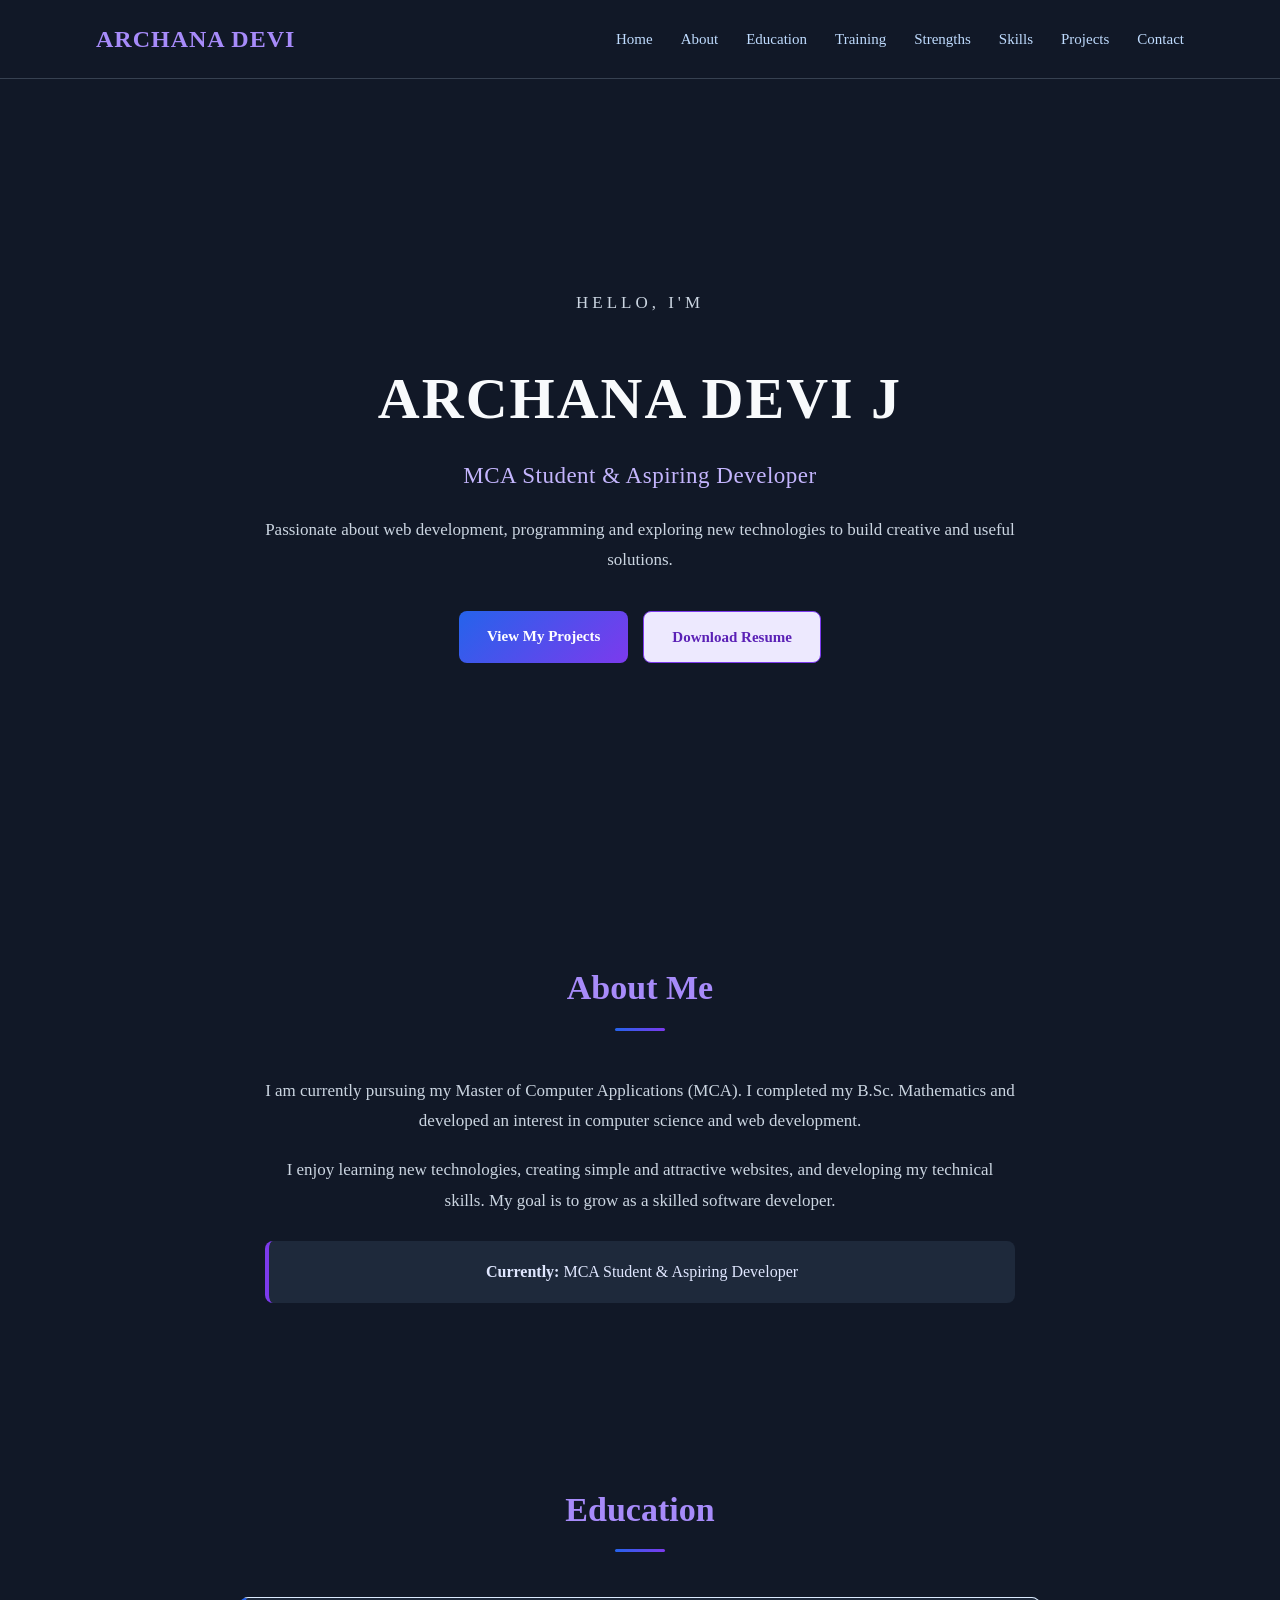
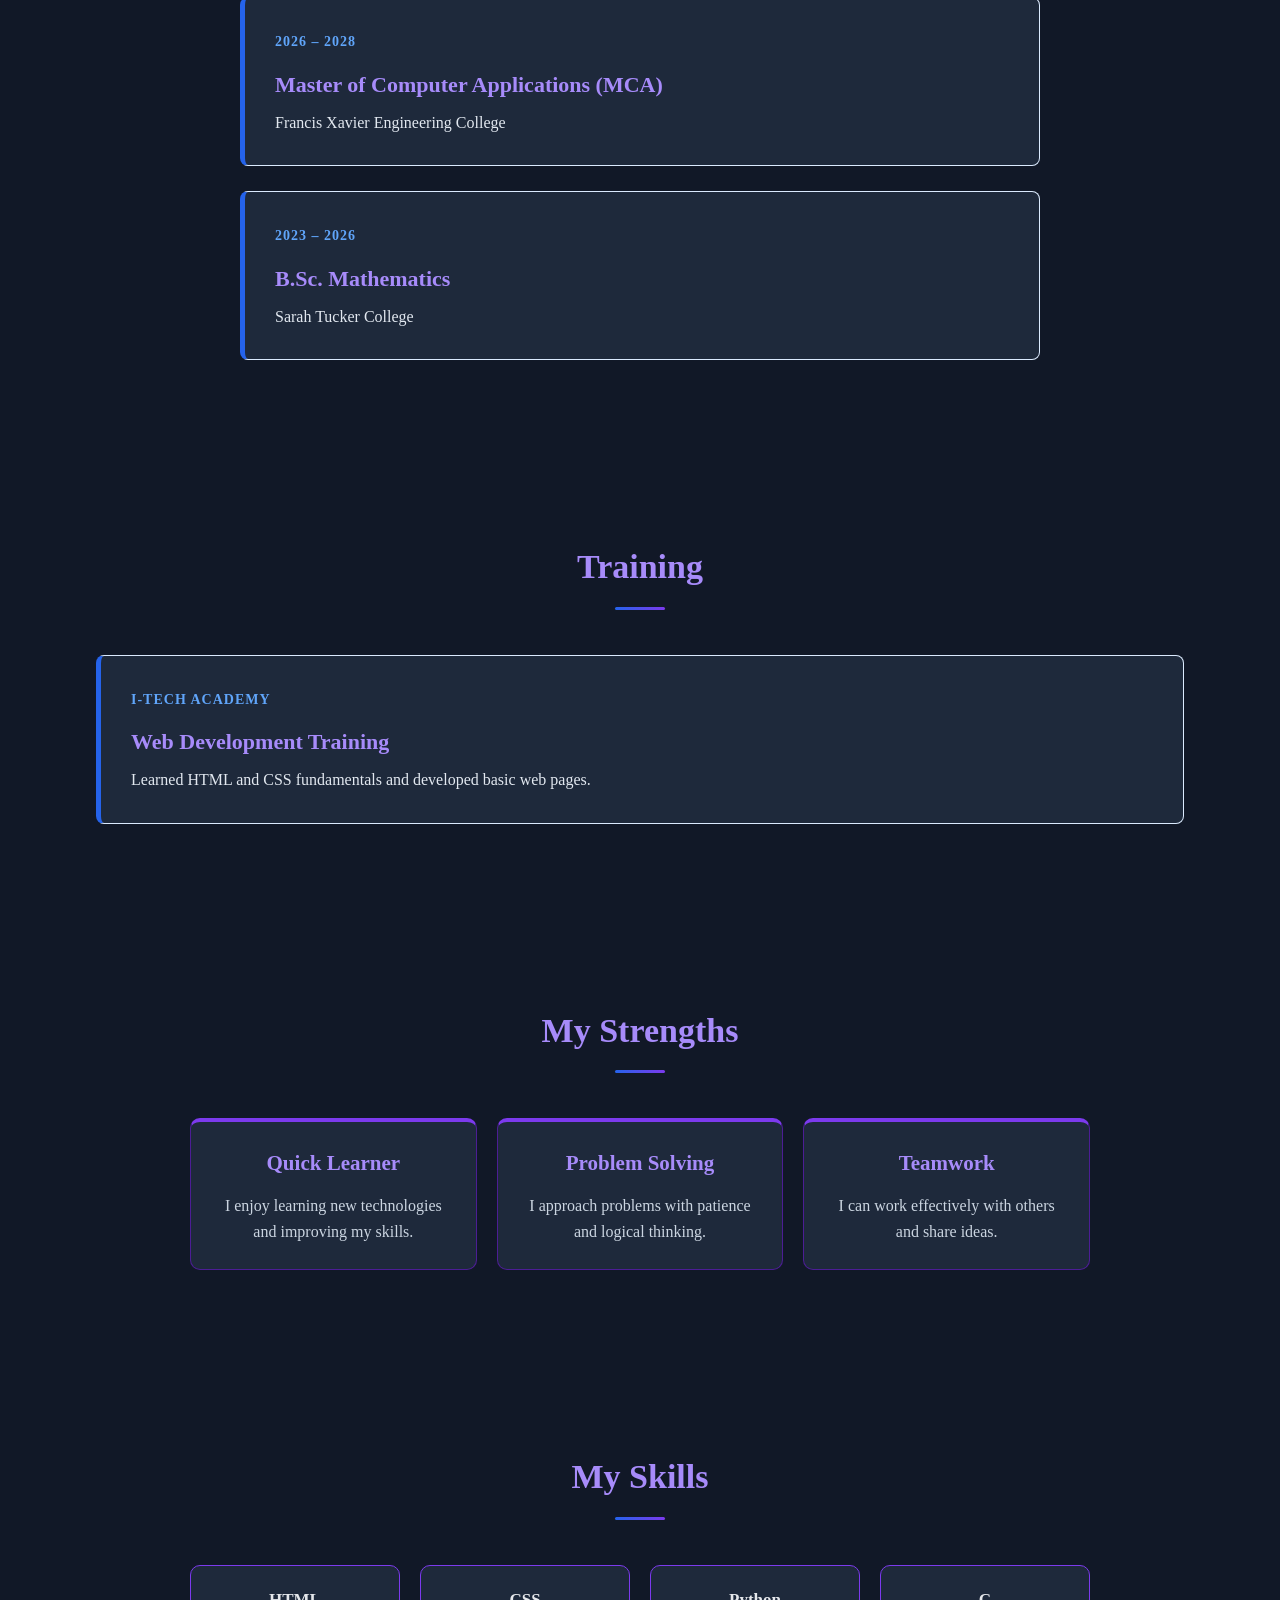
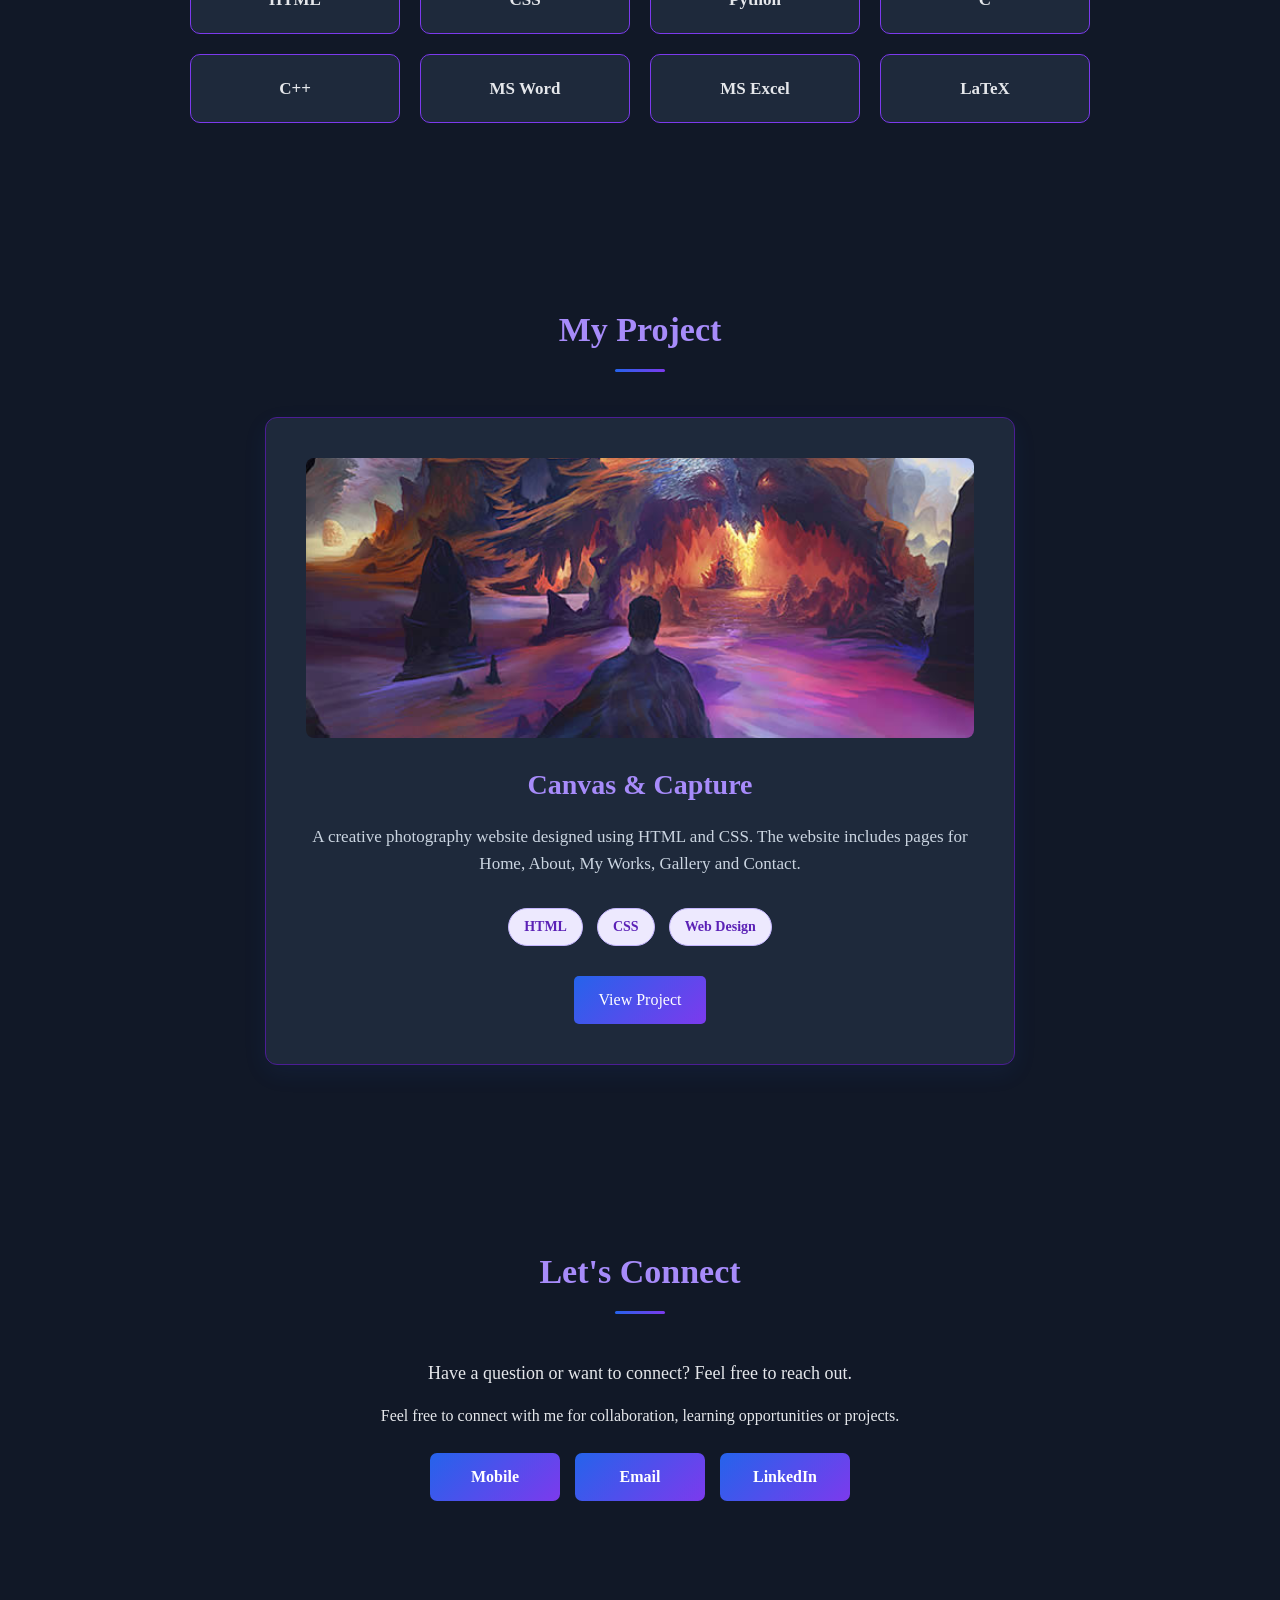
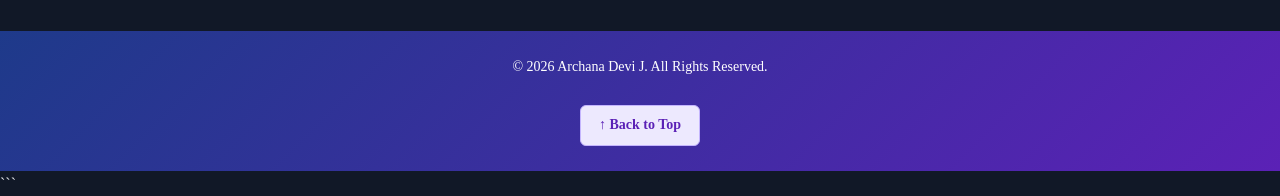
<file: index.html>
<!DOCTYPE html>
<html lang="en">

<head>
    <meta charset="UTF-8">
    <meta name="viewport" content="width=device-width, initial-scale=1.0">

    <title>ARCHANA DEVI J | Portfolio</title>

    <link rel="stylesheet" href="CSS/style.css">
</head>

<body>

    <!-- Navigation -->
<header>
    <nav class="navbar">
        <h2 class="logo">ARCHANA DEVI</h2>

        <ul class="nav-links">
            <li><a href="#home">Home</a></li>
            <li><a href="#about">About</a></li>
            <li><a href="#education">Education</a></li>
            <li><a href="#training">Training</a></li>
            <li><a href="#strengths">Strengths</a></li>
            <li><a href="#skills">Skills</a></li>
            <li><a href="#projects">Projects</a></li>
            <li><a href="#contact">Contact</a></li>
        </ul>
    </nav>
</header>


<!-- Home -->
<section id="home" class="hero">
    <div class="hero-content">

        <p class="small-text">HELLO, I'M</p>

        <h1>ARCHANA DEVI J</h1>

        <h2>MCA Student & Aspiring Developer</h2>

        <p>
    Passionate about web development, programming and
    exploring new technologies to build creative and useful solutions.
        </p>

        <div class="hero-buttons">
            <a href="#projects" class="btn">
                View My Projects
            </a>

            <a href="resume.pdf.pdf" class="btn resume-btn" download>
                Download Resume
            </a>
        </div>

    </div>
</section>

    


    <!-- About -->
    <section id="about" class="section">

        <h2 class="section-title">About Me</h2>

        <div class="about-content">

            <p>
                I am currently pursuing my Master of Computer Applications
                (MCA). I completed my B.Sc. Mathematics and developed an
                interest in computer science and web development.
            </p>

            <p>
                I enjoy learning new technologies, creating simple and
                attractive websites, and developing my technical skills.
                My goal is to grow as a skilled software developer.
            </p>
            <div class="about-highlight">
    <strong>Currently:</strong> MCA Student & Aspiring Developer
</div>

        </div>

    </section>
    <!-- Education -->

<section id="education" class="section education-section">

    <h2 class="section-title">Education</h2>

    <div class="education-container">

        <div class="education-card">
            <span>2026 – 2028</span>
            <h3>Master of Computer Applications (MCA)</h3>
            <p>Francis Xavier Engineering College</p>
        </div>

        <div class="education-card">
            <span>2023 – 2026</span>
            <h3>B.Sc. Mathematics</h3>
            <p>Sarah Tucker College</p>
        </div>

    </div>

</section>
<section id="training" class="section">
    <h2 class="section-title">Training</h2>

    <div class="education-card">
        <span>I-TECH ACADEMY</span>
        <h3>Web Development Training</h3>
        <p>Learned HTML and CSS fundamentals and developed basic web pages.</p>
    </div>
</section>
<!-- Strengths -->

<section id="strengths" class="section">

    <h2 class="section-title">My Strengths</h2>

    <div class="strengths-container">

        <div class="strength-card">
            <h3>Quick Learner</h3>
            <p>I enjoy learning new technologies and improving my skills.</p>
        </div>

        <div class="strength-card">
            <h3>Problem Solving</h3>
            <p>I approach problems with patience and logical thinking.</p>
        </div>

        <div class="strength-card">
            <h3>Teamwork</h3>
            <p>I can work effectively with others and share ideas.</p>
        </div>

    </div>

</section>
<!-- Skills -->
    <section id="skills" class="section">
    <h2 class="section-title">My Skills</h2>

    <div class="skills-box-container">
        <div class="skill-box">HTML</div>
        <div class="skill-box">CSS</div>
        <div class="skill-box">Python</div>
        <div class="skill-box">C</div>
        <div class="skill-box">C++</div>
        <div class="skill-box">MS Word</div>
        <div class="skill-box">MS Excel</div>
        <div class="skill-box">LaTeX</div>
    </div>
</section>
          
    <!-- Projects -->
    <section id="projects" class="section">

        <h2 class="section-title">My Project</h2>
       

        <div class="project-card">
 <img src="art1.jpg" alt="Canvas & Capture">
            <div class="project-content">

                <h3>Canvas & Capture</h3>

                <p>
                    A creative photography website designed using
                    HTML and CSS. The website includes pages for
                    Home, About, My Works, Gallery and Contact.
                </p>

                <div class="project-tags">
                    <span>HTML</span>
                    <span>CSS</span>
                    <span>Web Design</span>
                </div>
           <a href="WEBSITE/index.html" class="project-btn"> View Project</a>

            </div>

        </div>

    </section>


    <!-- Contact -->
    <section id="contact" class="section contact-section">

    <h2 class="section-title">Let's Connect</h2>
    <p class="contact-subtitle">
    Have a question or want to connect? Feel free to reach out.
</p>

    <p>
        Feel free to connect with me for collaboration,
        learning opportunities or projects.
    </p>

    <div class="contact-links">

        <a href="tel:+916382947998">
            Mobile
        </a>

        <a href="mailto:archanadevij21@gmail.com">
            Email
        </a>

        <a href="https://www.linkedin.com/in/archana-devi-8aa5222ab"
           target="_blank">
            LinkedIn
        </a>

    </div>

</section>

    <!-- Footer -->
    <footer>
    <p>© 2026 Archana Devi J. All Rights Reserved.</p>

    <a href="#home" class="top-btn">↑ Back to Top</a>
</footer>
</body>
</html>
```
</file>
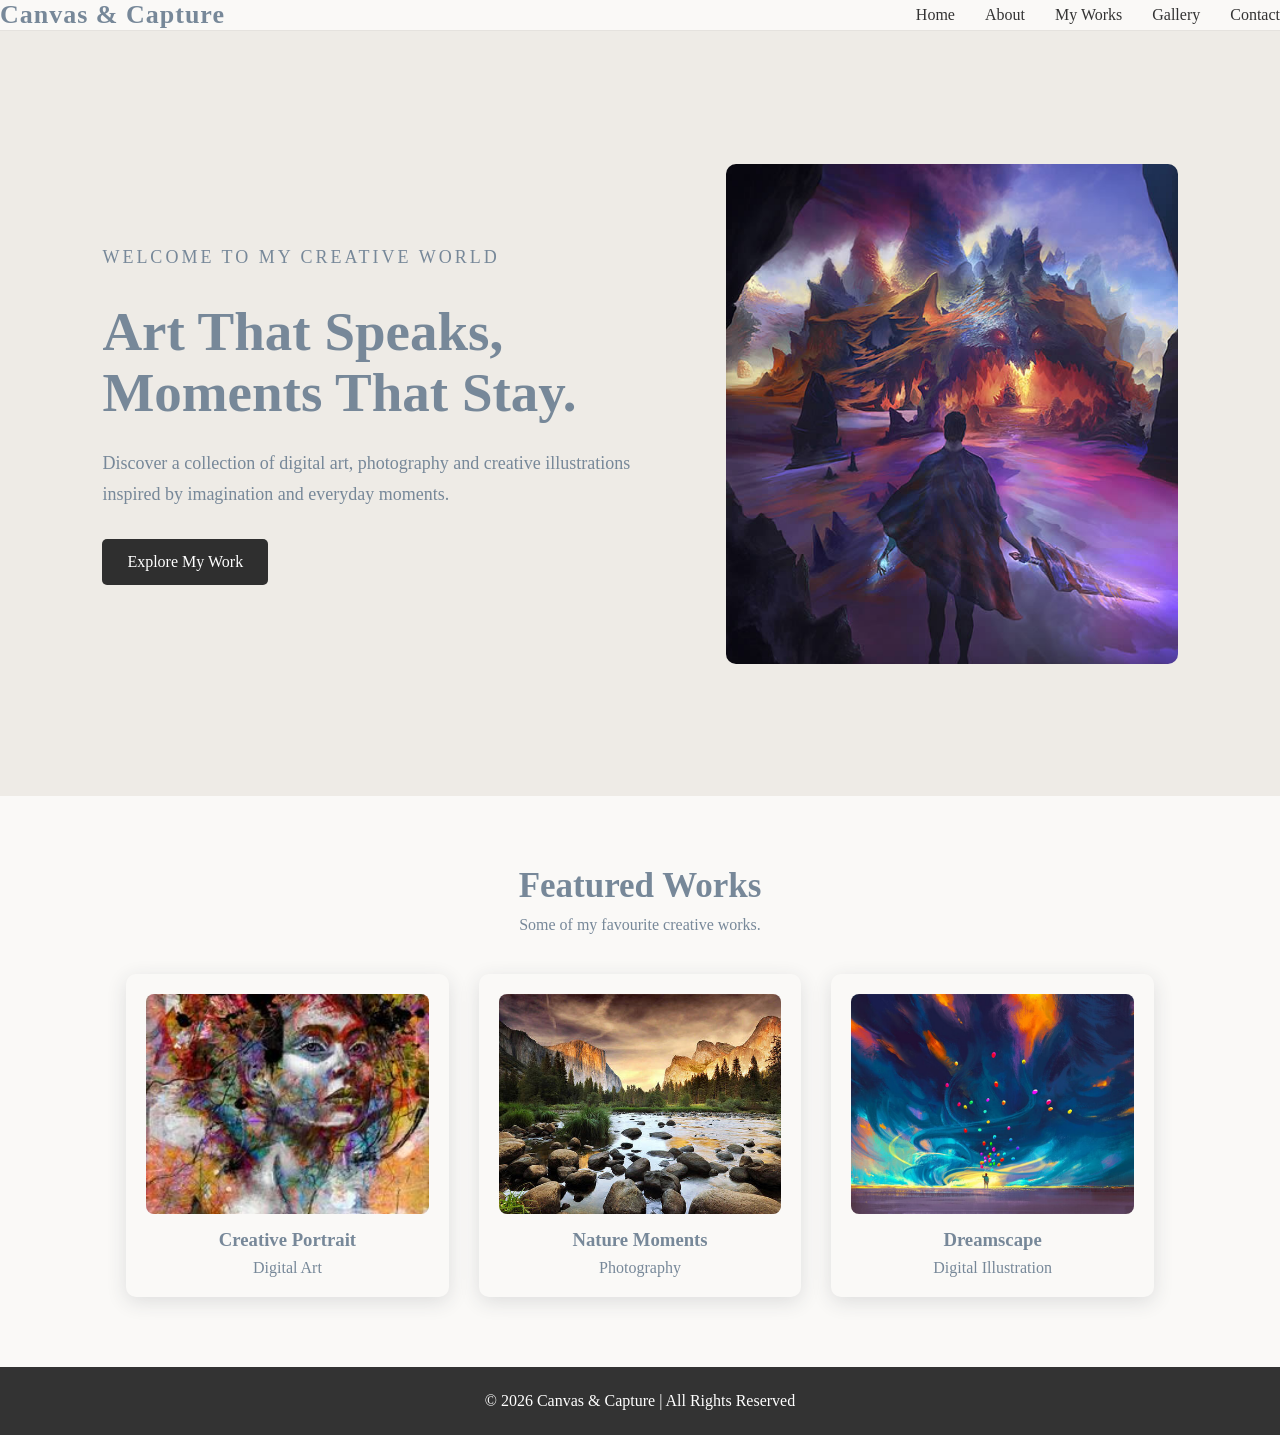
<file: WEBSITE/index.html>
<!DOCTYPE html>
<html lang="en">
<head>
    <meta charset="UTF-8">
    <meta name="viewport" content="width=device-width, initial-scale=1.0">
    <title>Canvas & Capture</title>
    <link rel="stylesheet" href="c&cstyle.css">
</head>

<body>

    <!-- Navigation Bar -->
    <header>
        <nav>
            <h2 class="logo">Canvas & Capture</h2>

            <ul>
                <li><a href="index.html">Home</a></li>
                <li><a href="about.html">About</a></li>
                <li><a href="works.html">My Works</a></li>
                <li><a href="gallery.html">Gallery</a></li>
                <li><a href="contact.html">Contact</a></li>
            </ul>
        </nav>
    </header>

    <!-- Hero Section -->
    
     <section class="hero">

    <div class="hero-content">
        <p class="small-title">WELCOME TO MY CREATIVE WORLD</p>

        <h1>
            Art That Speaks,<br>
            Moments That Stay.
        </h1>

        <p>
            Discover a collection of digital art, photography
            and creative illustrations inspired by imagination
            and everyday moments.
        </p>

        <a href="works.html" class="btn">Explore My Work</a>
    </div>

    <div class="hero-image">
        <img src="art1.jpg" alt="Featured Artwork">
    </div>
   
    </section>

    <!-- Featured Works -->
    <section class="featured">
    <h2>Featured Works</h2>
    <p>Some of my favourite creative works.</p>

    <div class="cards">

        <div class="card">
            <img src="art3.jpg" alt="Creative Portrait">
            <h3>Creative Portrait</h3>
            <p>Digital Art</p>
        </div>

        <div class="card">
            <img src="art2.jpg" alt="Nature Moments">
            <h3>Nature Moments</h3>
            <p>Photography</p>
        </div>

        <div class="card">
            <img src="art5.jpg" alt="Dreamscape">
            <h3>Dreamscape</h3>
            <p>Digital Illustration</p>
        </div>

    </div>
</section>


    <!-- Footer -->
    <footer>
        <p>© 2026 Canvas & Capture | All Rights Reserved</p>
    </footer>

</body>
</html>
</file>
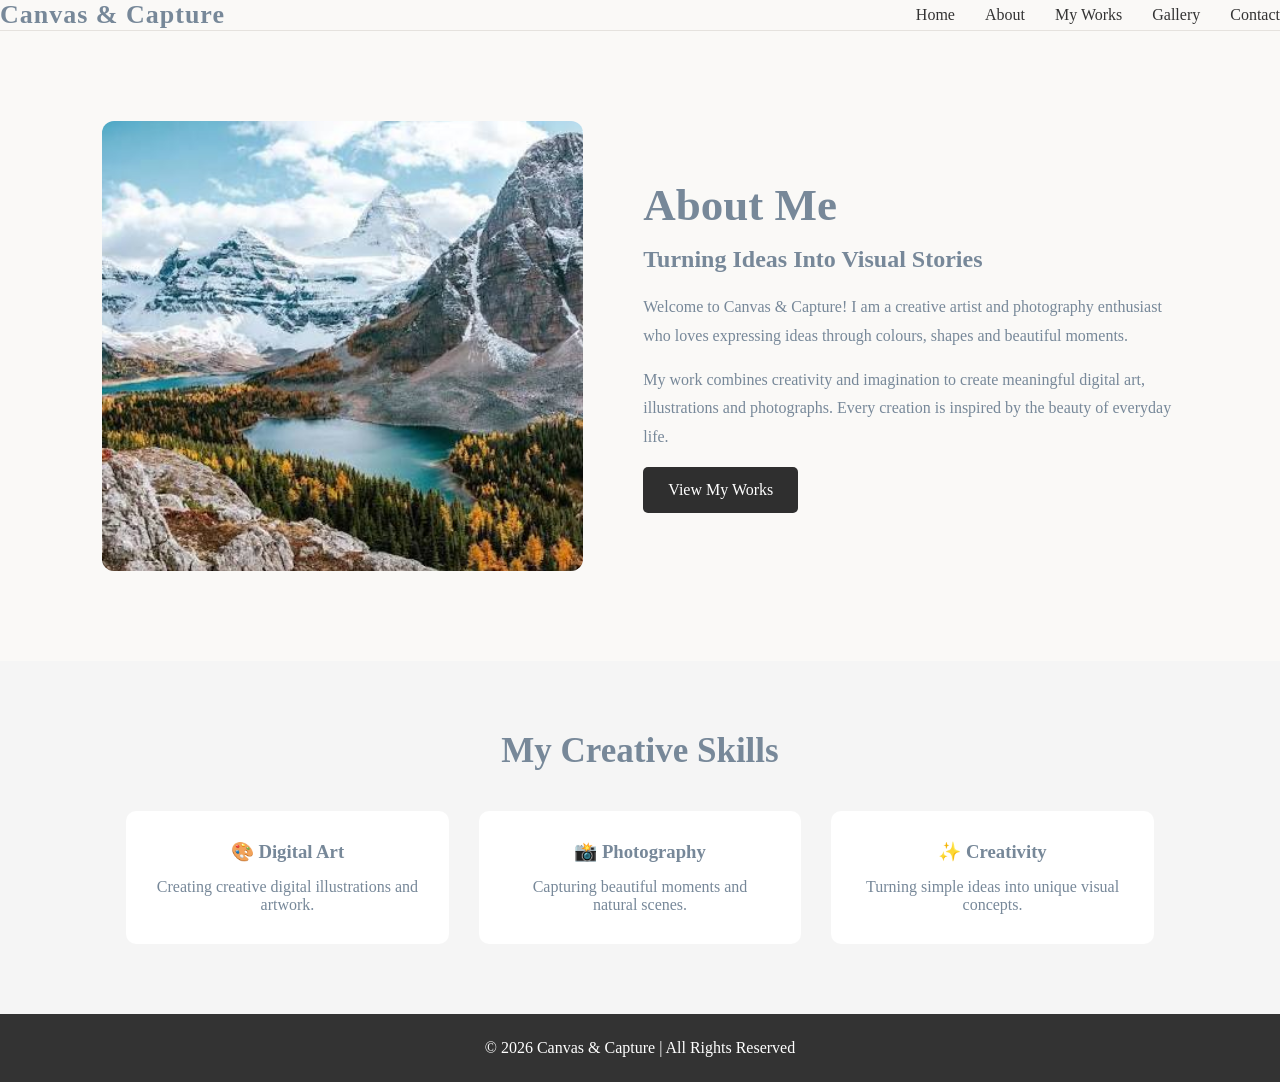
<file: about.html>
<!DOCTYPE html>
<html lang="en">
<head>
    <meta charset="UTF-8">
    <meta name="viewport" content="width=device-width, initial-scale=1.0">
    <title>About - Canvas & Capture</title>
    <link rel="stylesheet" href="c&cstyle.css">
</head>

<body>

    <!-- Navigation -->
    <header>
        <nav>
            <h2 class="logo">Canvas & Capture</h2>

            <ul>
                <li><a href="index.html">Home</a></li>
                <li><a href="about.html">About</a></li>
                <li><a href="works.html">My Works</a></li>
                <li><a href="gallery.html">Gallery</a></li>
                <li><a href="contact.html">Contact</a></li>
            </ul>
        </nav>
    </header>

    <!-- About Section -->
    <section class="about">
        <div class="about-image">
    <img src="art4.jpg" alt="Creative Artwork">
        </div>

        <div class="about-content">
            <h1>About Me</h1>

            <h2>Turning Ideas Into Visual Stories</h2>

            <p>
                Welcome to Canvas & Capture! I am a creative artist
                and photography enthusiast who loves expressing ideas
                through colours, shapes and beautiful moments.
            </p>

            <p>
                My work combines creativity and imagination to create
                meaningful digital art, illustrations and photographs.
                Every creation is inspired by the beauty of everyday life.
            </p>

            <a href="works.html" class="btn">View My Works</a>
         </div>
    </section>

    <!-- Skills -->
    <section class="skills">
        <h2>My Creative Skills</h2>

        <div class="skill-container">

            <div class="skill">
                <h3>🎨 Digital Art</h3>
                <p>Creating creative digital illustrations and artwork.</p>
            </div>

            <div class="skill">
                <h3>📸 Photography</h3>
                <p>Capturing beautiful moments and natural scenes.</p>
            </div>

            <div class="skill">
                <h3>✨ Creativity</h3>
                <p>Turning simple ideas into unique visual concepts.</p>
            </div>

        </div>
    </section>

    <!-- Footer -->
    <footer>
        <p>© 2026 Canvas & Capture | All Rights Reserved</p>
    </footer>

</body>
</html>
</file>
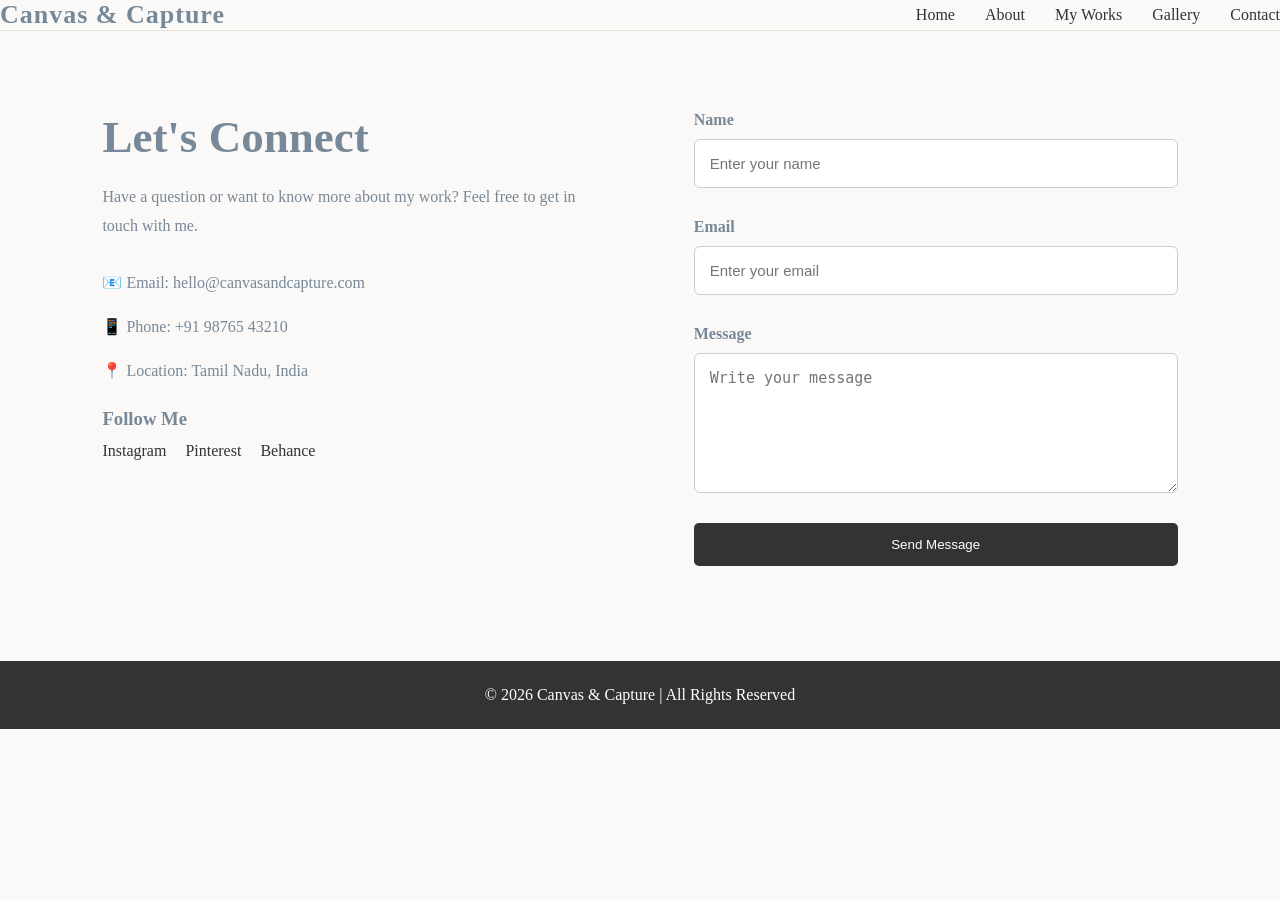
<file: contact.html>
<!DOCTYPE html>
<html lang="en">
<head>
    <meta charset="UTF-8">
    <meta name="viewport" content="width=device-width, initial-scale=1.0">
    <title>Contact - Canvas & Capture</title>
    <link rel="stylesheet" href="c&cstyle.css">
</head>

<body>

    <!-- Navigation -->
    <header>
        <nav>
            <h2 class="logo">Canvas & Capture</h2>

            <ul>
                <li><a href="index.html">Home</a></li>
                <li><a href="about.html">About</a></li>
                <li><a href="works.html">My Works</a></li>
                <li><a href="gallery.html">Gallery</a></li>
                <li><a href="contact.html">Contact</a></li>
            </ul>
        </nav>
    </header>

    <!-- Contact Section -->
    <section class="contact">
        <div class="contact-info">
            <h1>Let's Connect</h1>

            <p>
                Have a question or want to know more about my work?
                Feel free to get in touch with me.
            </p>

            <div class="details">
                <p>📧 Email: hello@canvasandcapture.com</p>
                <p>📱 Phone: +91 98765 43210</p>
                <p>📍 Location: Tamil Nadu, India</p>
            </div>
            <div class="social">
    <h3>Follow Me</h3>

    <a href="#">Instagram</a>
    <a href="#">Pinterest</a>
    <a href="#">Behance</a>
</div>
        </div>

        <!-- Contact Form -->
        <form class="contact-form">

            <label for="name">Name</label>
            <input type="text" id="name" placeholder="Enter your name">

            <label for="email">Email</label>
            <input type="email" id="email" placeholder="Enter your email">

            <label for="message">Message</label>
            <textarea id="message" rows="6"
                placeholder="Write your message"></textarea>

            <button type="submit">Send Message</button>

        </form>
    </section>

    <!-- Footer -->
    <footer>
        <p>© 2026 Canvas & Capture | All Rights Reserved</p>
    </footer>

</body>
</html>
</file>
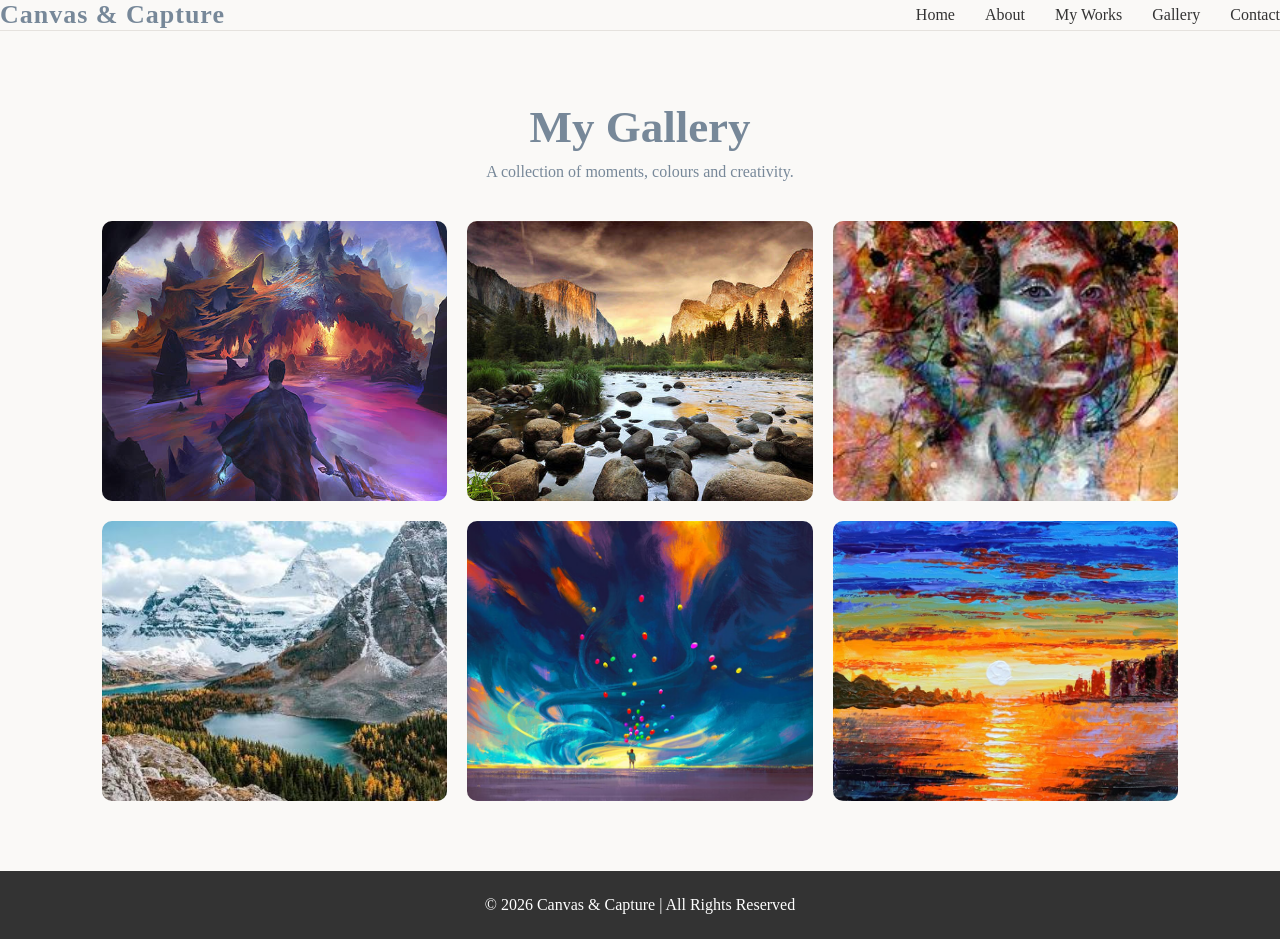
<file: gallery.html>
<!DOCTYPE html>
<html lang="en">
<head>
    <meta charset="UTF-8">
    <meta name="viewport" content="width=device-width, initial-scale=1.0">
    <title>Gallery - Canvas & Capture</title>
    <link rel="stylesheet" href="c&cstyle.css">
</head>

<body>

    <!-- Navigation -->
    <header>
        <nav>
            <h2 class="logo">Canvas & Capture</h2>

            <ul>
                <li><a href="index.html">Home</a></li>
                <li><a href="about.html">About</a></li>
                <li><a href="works.html">My Works</a></li>
                <li><a href="gallery.html">Gallery</a></li>
                <li><a href="contact.html">Contact</a></li>
            </ul>
        </nav>
    </header>

    <!-- Gallery -->
    <section class="gallery">
        <h1>My Gallery</h1>
        <p>A collection of moments, colours and creativity.</p>

        <div class="gallery-container">
<div class="gallery-item">
    <img src="art1.jpg" alt="Digital Artwork">

    <div class="gallery-overlay">
        <h3>Dreamscape</h3>
        <p>Digital Art</p>
    </div>
</div>

<div class="gallery-item">
    <img src="art2.jpg" alt="Nature Photography">

    <div class="gallery-overlay">
        <h3>Nature Moments</h3>
        <p>Photography</p>
    </div>
</div>

<div class="gallery-item">
    <img src="art3.jpg" alt="Creative Portrait">

    <div class="gallery-overlay">
        <h3>Expressions</h3>
        <p>Portrait</p>
    </div>
</div>

<div class="gallery-item">
    <img src="art4.jpg" alt="Landscape Photography">

    <div class="gallery-overlay">
        <h3>Quiet Places</h3>
        <p>Landscape</p>
    </div>
</div>

<div class="gallery-item">
    <img src="art5.jpg" alt="Digital Illustration">

    <div class="gallery-overlay">
        <h3>Creative Lines</h3>
        <p>Illustration</p>
    </div>
</div>

<div class="gallery-item">
    <img src="art6.jpg" alt="Abstract Artwork">

    <div class="gallery-overlay">
        <h3>Inner World</h3>
        <p>Abstract Art</p>
    </div>
</div>
        </div>
    </section>

    <!-- Footer -->
    <footer>
        <p>© 2026 Canvas & Capture | All Rights Reserved</p>
    </footer>

</body>
</html>
</file>
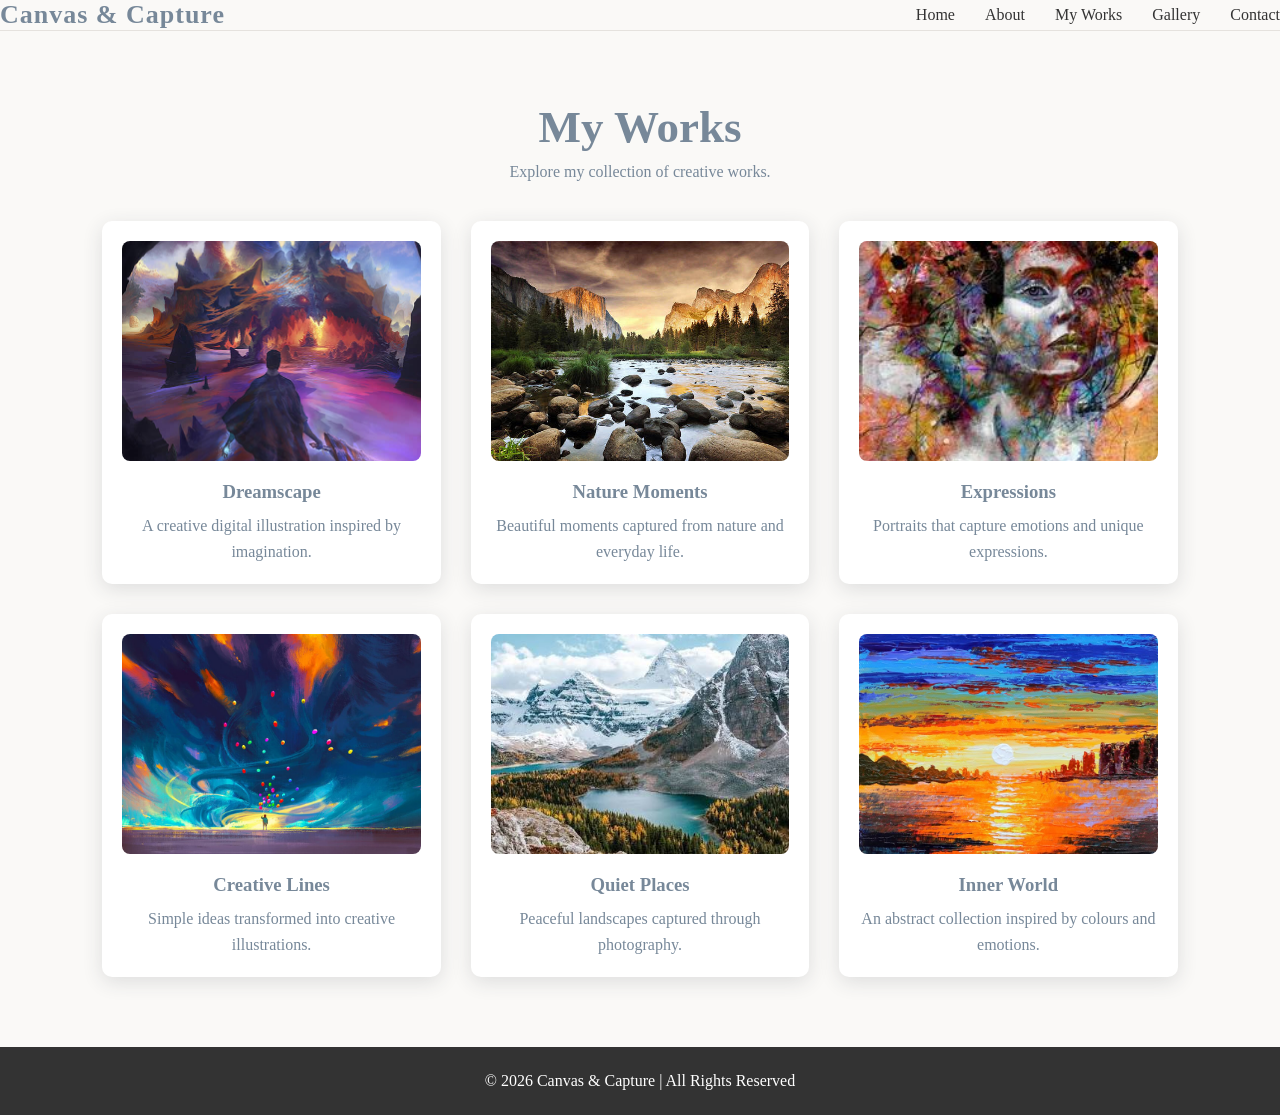
<file: works.html>
<!DOCTYPE html>
<html lang="en">
<head>
    <meta charset="UTF-8">
    <meta name="viewport" content="width=device-width, initial-scale=1.0">
    <title>My Works - Canvas & Capture</title>
    <link rel="stylesheet" href="c&cstyle.css">
</head>

<body>

    <!-- Navigation -->
    <header>
        <nav>
            <h2 class="logo">Canvas & Capture</h2>

            <ul>
                <li><a href="index.html">Home</a></li>
                <li><a href="about.html">About</a></li>
                <li><a href="works.html">My Works</a></li>
                <li><a href="gallery.html">Gallery</a></li>
                <li><a href="contact.html">Contact</a></li>
            </ul>
        </nav>
    </header>

    <!-- My Works -->
    <section class="works">
        <h1>My Works</h1>
        <p>Explore my collection of creative works.</p>

        <div class="work-container">

            <div class="work-card">
                <div class="work-image">
                    <img src="art1.jpg" alt="Dreamscape">
                </div>
                <h3>Dreamscape</h3>
                <p>A creative digital illustration inspired by imagination.</p>
            </div>

            <div class="work-card">
                <div class="work-image">
                    <img src="art2.jpg" alt="Nature moments">
                </div>
                <h3>Nature Moments</h3>
                <p>Beautiful moments captured from nature and everyday life.</p>
            </div>

            <div class="work-card">
                <div class="work-image">
                    <img src="art3.jpg" alt="creative Portrait">
                </div>
                <h3>Expressions</h3>
                <p>Portraits that capture emotions and unique expressions.</p>
            </div>

            <div class="work-card">
                <div class="work-image">
                    <img src="art5.jpg" alt="Quiet Places">
                </div>
                <h3>Creative Lines</h3>
                <p>Simple ideas transformed into creative illustrations.</p>
            </div>

            <div class="work-card">
                <div class="work-image">
                    <img src="art4.jpg" alt="creative Lines">
                </div>
                <h3>Quiet Places</h3>
                <p>Peaceful landscapes captured through photography.</p>
            </div>

            <div class="work-card">
                <div class="work-image">
                    <img src="art6.jpg" alt="Inner World">
                </div>
                <h3>Inner World</h3>
                <p>An abstract collection inspired by colours and emotions.</p>
            </div>

        </div>
    </section>

    <!-- Footer -->
    <footer>
        <p>© 2026 Canvas & Capture | All Rights Reserved</p>
    </footer>

</body>
</html>
</file>
<file: CSS/style.css>
html {
    scroll-behavior: smooth;
}
* {
    margin: 0;
    padding: 0;
    box-sizing: border-box;
}


/* Body */
body {
    font-family: Georgia, serif;
    color: #E5E7EB;
    background: #111827;
    line-height: 1.6;
}

/* Navigation */

header {
    background: #111827;
    border-bottom: 1px solid #374151;
    position: sticky;
    top: 0;
    z-index: 1000;
}
.navbar {
    width: 85%;
    max-width: 1100px;
    margin: auto;
    padding: 20px 0;

    display: flex;
    justify-content: space-between;
    align-items: center;
}

.logo {
    font-size: 24px;
    color: #A78BFA;
    letter-spacing: 1px;
}

.nav-links {
    display: flex;
    list-style: none;
    gap: 28px;
}

.nav-links a {
    text-decoration: none;
    color: #BFDBFE;
    font-size: 15px;
    transition: 0.3s;
}
.nav-links a:hover {
    color: #A78BFA;
}


/* Hero Section */

.hero {
    min-height: 88vh;
    display: flex;
    justify-content: center;
    align-items: center;
    text-align: center;
    padding: 60px 10%;
    background: #111827;
}

.hero-content {
    max-width: 750px;
    animation: fadeIn 1.2s ease;
}

@keyframes fadeIn {
    from {
        opacity: 0;
        transform: translateY(20px);
    }

    to {
        opacity: 1;
        transform: translateY(0);
    }
}

.small-text {
    letter-spacing: 4px;
    font-size: 13px;
    margin-bottom: 15px;
    color: #A78BFA;
}
.hero h1 {
    font-size: 58px;
    margin-bottom: 12px;
    letter-spacing: 2px;
    font-weight: bold;
    color: #F8FAFC;
}

.hero h2 {
    font-size: 23px;
    font-weight: normal;
    margin-bottom: 20px;
    letter-spacing: 0.5px;
    color: #C4B5FD;
}

.hero p {
    font-size: 17px;
    margin-bottom: 35px;
    line-height: 1.8;
    color: #CBD5E1;
}


/* Hero Buttons */

.hero-buttons {
    display: flex;
    justify-content: center;
    gap: 15px;
}
.btn {
    display: inline-block;
    padding: 13px 28px;
    background: linear-gradient(135deg, #2563EB, #7C3AED);
    color: white;
    text-decoration: none;
    border-radius: 8px;
    font-size: 15px;
    font-weight: bold;
    transition: 0.3s;
}


.btn:hover {
    background: #555;
    transform: translateY(-2px);
}

.resume-btn {
    background: #EDE9FE;
    color: #5B21B6;
    border: 1px solid #7C3AED;
    font-weight: bold;
}

.resume-btn:hover {
    background: #2f2f2f;
    color: white;
}


/* Common Section */

.section {
    width: 85%;
    max-width: 1100px;
    margin: auto;

    padding: 90px 0;
}

.section-title {
    text-align: center;
    font-size: 34px;
    margin-bottom: 45px;
    position: relative;
    color: #A78BFA;
}
.section-title::after {
    content: "";
    display: block;
    width: 50px;
    height: 3px;
    background: linear-gradient(90deg, #2563EB, #7C3AED);
    margin: 12px auto 0;
    border-radius: 5px;
}

 /* About */

.about-content {
    max-width: 750px;
    margin: auto;
    text-align: center;
}

.about-content p {
    font-size: 17px;
    line-height: 1.8;
    margin-bottom: 18px;
    color: #CBD5E1;
}

/* About Highlight */

.about-highlight {
    margin-top: 25px;
    padding: 18px;
    background: #1E293B;
    border-left: 4px solid #7C3AED;
    border-radius: 8px;
    font-size: 16px;
    color: #E0E7FF;
}
/* Strengths */

.strengths-container {
    max-width: 900px;
    margin: auto;
    display: grid;
    grid-template-columns: repeat(3, 1fr);
    gap: 20px;
}

.strength-card {
    background: #1E293B;
    padding: 25px;
    border: 1px solid #4C1D95;
    border-top: 4px solid #7C3AED;
    border-radius: 10px;
    text-align: center;
    transition: 0.3s;
}

.strength-card:hover {
    transform: translateY(-5px);
    box-shadow: 0 8px 20px rgba(0, 0, 0, 0.08);
}

.strength-card h3 {
    font-size: 21px;
    margin-bottom: 12px;
    color: #A78BFA;
}

.strength-card p {
    font-size: 16px;
    line-height: 1.6;
    color: #CBD5E1;
}

/* Skills */

.skills-section {
    background: linear-gradient(135deg, #111827, #1E1B4B);
}

.skills-box-container {
    max-width: 900px;
    margin: 0 auto;
    display: grid;
    grid-template-columns: repeat(4, 1fr);
    gap: 20px;
}

.skill-box {
    background: #1E293B;
    color: #E5E7EB;
    padding: 20px;
    text-align: center;
    border: 1px solid #7C3AED;
    border-radius: 10px;
    font-size: 17px;
    font-weight: bold;
    transition: 0.3s;
}

.skill-box:hover {
    transform: translateY(-5px);
    border-color: #60A5FA;
    box-shadow: 0 5px 20px rgba(124, 58, 237, 0.25);
}
/* Education */

.education-section {
    background: #111827;
}
.education-container {
    max-width: 800px;
    margin: auto;
    display: grid;
    gap: 25px;
}
.education-card {
    background: #1E293B;
    padding: 30px;
    border: 1px solid #DBEAFE;
    border-left: 5px solid #2563EB;
    border-radius: 8px;
    transition: 0.3s;
}


.education-card:hover {
    transform: translateY(-5px);
    box-shadow: 0 8px 20px rgba(0, 0, 0, 0.08);
}

.education-card span {
    display: inline-block;
    margin-bottom: 5px;
    font-weight: bold;
    letter-spacing: 1px;
    font-size: 14px;
    color: #60A5FA;
}
.education-card h3 {
    font-size: 22px;
    margin: 8px 0;
    color:#A78BFA ;
}

.education-card p {
    font-size: 16px;
    color:#E2E8F0 ;
}
/* Project Image */

.project-card img {
    width: 100%;
    height: 280px;
    object-fit: cover;
    border-radius: 8px;
    margin-bottom: 25px;
    display: block;
}
/* Project */

.project-card {
    max-width: 750px;
    margin: auto;
    background: #1E293B;
    padding: 40px;
    border-radius: 12px;
    border: 1px solid #4C1D95;
    box-shadow: 0 8px 25px rgba(37, 99, 235, 0.08);
    text-align: center;
    transition: 0.3s;
}
.project-card:hover {
    transform: translateY(-5px);
    box-shadow: 0 12px 30px rgba(0, 0, 0, 0.10);
}

.project-card h3 {
    font-size: 28px;
    margin-bottom: 15px;
    color: #A78BFA;
}

.project-card p {
    font-size: 17px;
    color: #CBD5E1;
}
.project-btn {
    display: inline-block;
    margin-top: 25px;
    padding: 11px 24px;
   background: linear-gradient(135deg, #2563EB, #7C3AED);
    color: white;
    text-decoration: none;
    border-radius: 5px;
    transition: 0.3s;
}

.project-btn:hover {
    background: #555;
    transform: translateY(-2px);
}

/* Project Tags */

.project-tags {
    margin-top: 25px;
}

.project-tags span {
    display: inline-block;
    padding: 7px 15px;
    margin: 5px;
    background: #EDE9FE;
    color: #5B21B6;
    border: 1px solid #C4B5FD;
    border-radius: 20px;
    font-size: 14px;
    font-weight: bold;
}
/* Contact */

.contact-section {
    text-align: center;
}

.contact-subtitle {
    max-width: 600px;
    margin: 0 auto 15px;
    font-size: 18px;
}

.contact-section > p:not(.contact-subtitle) {
    font-size: 16px;
    margin-bottom: 25px;
}

.contact-links {
    display: flex;
    justify-content: center;
    gap: 15px;
    flex-wrap: wrap;
}

.contact-links a {
    display: inline-block;
    min-width: 130px;
    padding: 11px 20px;
    background: linear-gradient(135deg, #2563EB, #7C3AED);
    color: white;
    text-decoration: none;
    border-radius: 7px;
    font-weight: bold;
    transition: 0.3s;
}

.contact-links a:hover {
    background: #555;
    transform: translateY(-2px);
}

/* Footer */

footer {
    margin-top: 40px;
    padding: 25px 20px;
    background: linear-gradient(135deg, #1E3A8A, #5B21B6);
    color: white;
    text-align: center;
}

footer p {
    margin-bottom: 12px;
    font-size: 14px;
}

/* Back to Top */
.top-btn {
    display: inline-block;
    margin-top: 15px;
    padding: 8px 18px;
    background: #EDE9FE;
    color: #5B21B6;
    text-decoration: none;
    border: 1px solid #C4B5FD;
    border-radius: 6px;
    font-size: 14px;
    font-weight: bold;
    transition: 0.3s;
}


.top-btn:hover {
    background: #e5e2de;
    transform: translateY(-2px);
}
/* Responsive Design */

@media (max-width: 768px) {

    .navbar {
    flex-direction: column;
    gap: 18px;
    padding: 15px 0;
    }
    .nav-links {
    gap: 12px 18px;
    flex-wrap: wrap;
    justify-content: center;
    }
    .hero h1 {
        font-size: 42px;
    }

    .hero h2 {
        font-size: 20px;
    }

    

}


@media (max-width: 500px) {
    .hero {
        min-height: 80vh;
        padding: 40px 5%;
    }
    
    .hero h1 {
        font-size: 36px;
    }
    

    .section { 
    width: 90%;
    padding: 65px 0;
    }

    .section-title {
    font-size: 28px;
    margin-bottom: 30px;
    }
    .about-content {
    font-size: 16px;
     }
   .education-card {
    padding: 22px;
   }

     .education-card h3 {
    font-size: 19px;
    }

      .education-card p {
    font-size: 15px;
     }
     .strengths-container {
    grid-template-columns: 1fr;
    gap: 18px;
}

.strength-card {
    padding: 22px;
}

.strength-card h3 {
    font-size: 19px;
}

.strength-card p {
    font-size: 15px;
}
.skills-box-container {
    display: grid;
    grid-template-columns: 1fr 1fr;
    gap: 15px;
}

.skill-box {
    width: 100%;
    padding: 16px 5px;
    font-size: 15px;
    text-align: center;
    white-space: nowrap;
}
    .hero-buttons {
    flex-direction: column;
    align-items: center;
     }

.btn {
    width: 200px;
    text-align: center;
}

.contact-links {
    flex-direction: column;
    align-items: center;
}
.contact-section p {
    font-size: 16px;
}

.contact-subtitle {
    font-size: 18px;
}

.contact-links a {
    width: 200px;
    text-align: center;
}
.contact-section {
    padding: 65px 5%;
}

footer {
    padding: 20px 10px;
}

.top-btn {
    margin-top: 12px;
}

.skills-section {
    padding-left: 5%;
    padding-right: 5%;
}
.project-card {
    padding: 22px;
}

.project-card img {
    height: 200px;
}
.project-tags {
    margin-top: 18px;
}

.project-tags span {
    padding: 6px 12px;
    font-size: 13px;
}

.project-btn {
    width: 180px;
}

.project-card h3 {
    font-size: 24px;
}

.project-card p {
    font-size: 16px;
}

}
```
</file>
<file: WEBSITE/c&cstyle.css>
* {
    margin: 0;
    padding: 0;
    box-sizing: border-box;
}

body {
    font-family: Georgia, serif;
    color:lightslategray;
    background: #faf9f7;
}

/* Navigation */

header {
    background: #faf9f7;g
    padding: 22px 8%;
    border-bottom: 1px solid #e5e2de;
}

nav {
    display: flex;
    justify-content: space-between;
    align-items: center;
}

.logo {
    font-size: 26px;
    letter-spacing: 1px;
}

nav ul {
    display: flex;
    list-style: none;
    gap: 30px;
}

nav ul li a {
    text-decoration: none;
    color: #333;
}

/* Hero */


.hero {
    min-height: 85vh;
    display: flex;
    align-items: center;
    justify-content: space-between;
    gap: 60px;
    padding: 70px 8%;
    background:#eeebe6;
}

.hero-content {
    width: 50%;
    max-width: 600px;
}

.small-title {
    letter-spacing: 3px;
    font-size: 13px;
    margin-bottom: 20px;
}

.hero h1 {
    font-size: 55px;
    line-height: 1.1;
    margin-bottom: 25px;
}


.hero-image {
    width: 42%;
    height: 500px;
    overflow: hidden;
    border-radius: 10px;
}

.hero-image img {
    width: 100%;
    height: 100%;
    object-fit: cover;
    transition: 0.5s;
}

.hero-image:hover img {
    transform: scale(1.05);
}

.hero p {
    font-size: 18px;
    line-height: 1.7;
    margin-bottom: 30px;
}

.btn {
    display: inline-block;
    padding: 14px 25px;
   background: #2f2f2f;
    color: white;
    text-decoration: none;
    border-radius: 5px;
}

/* Featured Works */

.featured {
    padding: 70px 8%;
    text-align: center;
}

.featured h2 {
    font-size: 35px;
    margin-bottom: 10px;
}

.cards {
    display: flex;
    justify-content: center;
    gap: 30px;
    margin-top: 40px;
}

.card {
    width: 30%;
    padding: 20px;
    border-radius: 10px;
    box-shadow: 0 5px 20px #ddd;
}

.image-box {
    height: 220px;
    background: #ddd;
    display: flex;
    justify-content: center;
    align-items: center;
    margin-bottom: 20px;
}
.card img {
    width: 100%;
    height: 220px;
    object-fit: cover;
    border-radius: 8px;
    margin-bottom: 15px;
    display: block;
}
.card h3 {
    margin-bottom: 8px;
}

/* Footer */

footer {
    text-align: center;
    padding: 25px;
    background: #333;
    color: white;
}
/* About Page */

.about {
    min-height: 70vh;
    display: flex;
    align-items: center;
    gap: 60px;
    padding: 80px 8%;
}

.about-image {
    width: 45%;
    height: 450px;
    overflow: hidden;
    border-radius: 12px;
}

.about-image img {
    width: 100%;
    height: 100%;
    object-fit: cover;
    transition: 0.4s;
}

.about-image:hover img {
    transform: scale(1.05);
}

.profile-box {
    height: 400px;
    background: #ddd;
    display: flex;
    justify-content: center;
    align-items: center;
    font-size: 25px;
}

.about-content {
    width: 50%;
}

.about-content h1 {
    font-size: 45px;
    margin-bottom: 15px;
}

.about-content h2 {
    margin-bottom: 20px;
}

.about-content p {
    line-height: 1.8;
    margin-bottom: 15px;
}

/* Skills */

.skills {
    padding: 70px 8%;
    text-align: center;
    background: #f5f5f5;
}

.skills h2 {
    font-size: 35px;
    margin-bottom: 40px;
}

.skill-container {
    display: flex;
    justify-content: center;
    gap: 30px;
}

.skill {
    width: 30%;
    padding: 30px;
    background: white;
    border-radius: 10px;
}

.skill h3 {
    margin-bottom: 15px;
}
/* My Works Page */

.works {
    padding: 70px 8%;
    text-align: center;
}

.works h1 {
    font-size: 45px;
    margin-bottom: 10px;
}

.works > p {
    margin-bottom: 40px;
}

.work-container {
    display: grid;
    grid-template-columns: repeat(3, 1fr);
    gap: 30px;
}

.work-card {
    padding: 20px;
    background: white;
    border-radius: 10px;
    box-shadow: 0 5px 20px #ddd;
    transition: 0.3s;
}

.work-card:hover {
    transform: translateY(-8px);
}

.work-image {
    height: 220px;
    background: #ddd;
    overflow: hidden;
    margin-bottom: 20px;
    border-radius: 8px;
}

.work-image img {
    width: 100%;
    height: 100%;
    object-fit: cover;
    display: block;
}

.work-card h3 {
    margin-bottom: 10px;
}

.work-card p {
    line-height: 1.6;
}
/* Gallery Page */

.gallery {
    padding: 70px 8%;
    text-align: center;
}

.gallery h1 {
    font-size: 45px;
    margin-bottom: 10px;
}

.gallery > p {
    margin-bottom: 40px;
}

.gallery-container {
    display: grid;
    grid-template-columns: repeat(3, 1fr);
    gap: 20px;
}

.gallery-item {
    height: 280px;
    overflow: hidden;
    border-radius: 10px;
}

.gallery-item img {
    width: 100%;
    height: 100%;
    object-fit: cover;
    transition: 0.4s;
}

.gallery-item:hover img {
    transform: scale(1.08);
}
/* Contact Page */

.contact {
    min-height: 70vh;
    display: flex;
    justify-content: space-between;
    gap: 60px;
    padding: 80px 8%;
}

.contact-info {
    width: 45%;
}

.contact-info h1 {
    font-size: 45px;
    margin-bottom: 20px;
}

.contact-info > p {
    line-height: 1.8;
    margin-bottom: 30px;
}

.details p {
    margin-bottom: 20px;
    line-height: 1.5;
}
.social {
    margin-top: 25px;
}

.social h3 {
    margin-bottom: 12px;
}

.social a {
    margin-right: 15px;
    text-decoration: none;
    color: #333;
}

.social a:hover {
    color: #777;
}
.contact-form {
    width: 45%;
    display: flex;
    flex-direction: column;
}
.contact-form label {
    display: block;
    margin-bottom: 10px;
    font-weight: bold;
}
.contact-form input,
.contact-form textarea {
    width: 100%;
    padding: 15px;
    margin-bottom: 30px;
    border: 1px solid #ccc;
    border-radius: 6px;
    font-size: 15px;
}


.contact-form button {
    padding: 14px;
    border: none;
    background: #333;
    color: white;
    border-radius: 5px;
    cursor: pointer;
}

.contact-form button:hover {
    background: #555;
}
/* Smooth Scrolling */

html {
    scroll-behavior: smooth;
}

/* Navigation Hover Effect */

nav ul li a {
    position: relative;
    transition: 0.3s;
}

nav ul li a:hover {
    color: #777;
}

nav ul li a::after {
    content: "";
    position: absolute;
    width: 0;
    height: 2px;
    left: 0;
    bottom: -5px;
    background: #333;
    transition: 0.3s;
}

nav ul li a:hover::after {
    width: 100%;
}

/* Button Hover */

.btn {
    transition: 0.3s;
}

.btn:hover {
    transform: translateY(-3px);
}

/* Card Hover */

.card,
.work-card,
.skill {
    transition: 0.3s;
}

.card:hover,
.work-card:hover,
.skill:hover {
    transform: translateY(-8px);
}

/* Image Hover */

.image-box {
    overflow: hidden;
}

.image-box:hover {
    transform: scale(1.02);
    transition: 0.3s;
}

/* Contact Button */

.contact-form button {
    transition: 0.3s;
}

.contact-form button:hover {
    transform: translateY(-3px);
}

/* Responsive Design */

@media (max-width: 768px) {

    header {
        padding: 20px 5%;
    }

    nav {
        flex-direction: column;
        gap: 20px;
    }

    nav ul {
        gap: 12px;
        flex-wrap: wrap;
        justify-content: center;
    }

    nav ul li a {
        font-size: 14px;
    }

    /* Hero */

    .hero {
        flex-direction: column;
        text-align: center;
        padding: 50px 5%;
        gap: 40px;
    }

    .hero-content {
        width: 100%;
    }

    .hero h1 {
        font-size: 38px;
    }

    .hero-image {
        width: 100%;
        height: 350px;
    }

    /* Featured Works */

    .featured {
        padding: 50px 5%;
    }

    .cards {
        flex-direction: column;
    }

    .card {
        width: 100%;
    }

    /* About */

    .about {
        flex-direction: column;
        padding: 50px 5%;
    }

    .about-image,
    .about-content {
        width: 100%;
    }

    .about-image {
        height: 350px;
    }

    /* Skills */

    .skills {
        padding: 50px 5%;
    }

    .skill-container {
        flex-direction: column;
    }

    .skill {
        width: 100%;
    }

    /* My Works */

    .works {
        padding: 50px 5%;
    }

    .work-container {
        grid-template-columns: 1fr;
    }

    /* Gallery */

    .gallery {
        padding: 50px 5%;
    }

    .gallery-container {
        grid-template-columns: 1fr;
    }

    /* Contact */

    .contact {
        flex-direction: column;
        padding: 50px 5%;
    }

    .contact-info,
    .contact-form {
        width: 100%;
    }

}
</file>
<file: c&cstyle.css>
* {
    margin: 0;
    padding: 0;
    box-sizing: border-box;
}

body {
    font-family: Georgia, serif;
    color:lightslategray;
    background: #faf9f7;
}

/* Navigation */

header {
    background: #faf9f7;g
    padding: 22px 8%;
    border-bottom: 1px solid #e5e2de;
}

nav {
    display: flex;
    justify-content: space-between;
    align-items: center;
}

.logo {
    font-size: 26px;
    letter-spacing: 1px;
}

nav ul {
    display: flex;
    list-style: none;
    gap: 30px;
}

nav ul li a {
    text-decoration: none;
    color: #333;
}

/* Hero */


.hero {
    min-height: 85vh;
    display: flex;
    align-items: center;
    justify-content: space-between;
    gap: 60px;
    padding: 70px 8%;
    background:#eeebe6;
}

.hero-content {
    width: 50%;
    max-width: 600px;
}

.small-title {
    letter-spacing: 3px;
    font-size: 13px;
    margin-bottom: 20px;
}

.hero h1 {
    font-size: 55px;
    line-height: 1.1;
    margin-bottom: 25px;
}


.hero-image {
    width: 42%;
    height: 500px;
    overflow: hidden;
    border-radius: 10px;
}

.hero-image img {
    width: 100%;
    height: 100%;
    object-fit: cover;
    transition: 0.5s;
}

.hero-image:hover img {
    transform: scale(1.05);
}

.hero p {
    font-size: 18px;
    line-height: 1.7;
    margin-bottom: 30px;
}

.btn {
    display: inline-block;
    padding: 14px 25px;
   background: #2f2f2f;
    color: white;
    text-decoration: none;
    border-radius: 5px;
}

/* Featured Works */

.featured {
    padding: 70px 8%;
    text-align: center;
}

.featured h2 {
    font-size: 35px;
    margin-bottom: 10px;
}

.cards {
    display: flex;
    justify-content: center;
    gap: 30px;
    margin-top: 40px;
}

.card {
    width: 30%;
    padding: 20px;
    border-radius: 10px;
    box-shadow: 0 5px 20px #ddd;
}

.image-box {
    height: 220px;
    background: #ddd;
    display: flex;
    justify-content: center;
    align-items: center;
    margin-bottom: 20px;
}
.card img {
    width: 100%;
    height: 220px;
    object-fit: cover;
    border-radius: 8px;
    margin-bottom: 15px;
    display: block;
}
.card h3 {
    margin-bottom: 8px;
}

/* Footer */

footer {
    text-align: center;
    padding: 25px;
    background: #333;
    color: white;
}
/* About Page */

.about {
    min-height: 70vh;
    display: flex;
    align-items: center;
    gap: 60px;
    padding: 80px 8%;
}

.about-image {
    width: 45%;
    height: 450px;
    overflow: hidden;
    border-radius: 12px;
}

.about-image img {
    width: 100%;
    height: 100%;
    object-fit: cover;
    transition: 0.4s;
}

.about-image:hover img {
    transform: scale(1.05);
}

.profile-box {
    height: 400px;
    background: #ddd;
    display: flex;
    justify-content: center;
    align-items: center;
    font-size: 25px;
}

.about-content {
    width: 50%;
}

.about-content h1 {
    font-size: 45px;
    margin-bottom: 15px;
}

.about-content h2 {
    margin-bottom: 20px;
}

.about-content p {
    line-height: 1.8;
    margin-bottom: 15px;
}

/* Skills */

.skills {
    padding: 70px 8%;
    text-align: center;
    background: #f5f5f5;
}

.skills h2 {
    font-size: 35px;
    margin-bottom: 40px;
}

.skill-container {
    display: flex;
    justify-content: center;
    gap: 30px;
}

.skill {
    width: 30%;
    padding: 30px;
    background: white;
    border-radius: 10px;
}

.skill h3 {
    margin-bottom: 15px;
}
/* My Works Page */

.works {
    padding: 70px 8%;
    text-align: center;
}

.works h1 {
    font-size: 45px;
    margin-bottom: 10px;
}

.works > p {
    margin-bottom: 40px;
}

.work-container {
    display: grid;
    grid-template-columns: repeat(3, 1fr);
    gap: 30px;
}

.work-card {
    padding: 20px;
    background: white;
    border-radius: 10px;
    box-shadow: 0 5px 20px #ddd;
    transition: 0.3s;
}

.work-card:hover {
    transform: translateY(-8px);
}

.work-image {
    height: 220px;
    background: #ddd;
    overflow: hidden;
    margin-bottom: 20px;
    border-radius: 8px;
}

.work-image img {
    width: 100%;
    height: 100%;
    object-fit: cover;
    display: block;
}

.work-card h3 {
    margin-bottom: 10px;
}

.work-card p {
    line-height: 1.6;
}
/* Gallery Page */

.gallery {
    padding: 70px 8%;
    text-align: center;
}

.gallery h1 {
    font-size: 45px;
    margin-bottom: 10px;
}

.gallery > p {
    margin-bottom: 40px;
}

.gallery-container {
    display: grid;
    grid-template-columns: repeat(3, 1fr);
    gap: 20px;
}

.gallery-item {
    height: 280px;
    overflow: hidden;
    border-radius: 10px;
}

.gallery-item img {
    width: 100%;
    height: 100%;
    object-fit: cover;
    transition: 0.4s;
}

.gallery-item:hover img {
    transform: scale(1.08);
}
/* Contact Page */

.contact {
    min-height: 70vh;
    display: flex;
    justify-content: space-between;
    gap: 60px;
    padding: 80px 8%;
}

.contact-info {
    width: 45%;
}

.contact-info h1 {
    font-size: 45px;
    margin-bottom: 20px;
}

.contact-info > p {
    line-height: 1.8;
    margin-bottom: 30px;
}

.details p {
    margin-bottom: 20px;
    line-height: 1.5;
}
.social {
    margin-top: 25px;
}

.social h3 {
    margin-bottom: 12px;
}

.social a {
    margin-right: 15px;
    text-decoration: none;
    color: #333;
}

.social a:hover {
    color: #777;
}
.contact-form {
    width: 45%;
    display: flex;
    flex-direction: column;
}
.contact-form label {
    display: block;
    margin-bottom: 10px;
    font-weight: bold;
}
.contact-form input,
.contact-form textarea {
    width: 100%;
    padding: 15px;
    margin-bottom: 30px;
    border: 1px solid #ccc;
    border-radius: 6px;
    font-size: 15px;
}


.contact-form button {
    padding: 14px;
    border: none;
    background: #333;
    color: white;
    border-radius: 5px;
    cursor: pointer;
}

.contact-form button:hover {
    background: #555;
}
/* Smooth Scrolling */

html {
    scroll-behavior: smooth;
}

/* Navigation Hover Effect */

nav ul li a {
    position: relative;
    transition: 0.3s;
}

nav ul li a:hover {
    color: #777;
}

nav ul li a::after {
    content: "";
    position: absolute;
    width: 0;
    height: 2px;
    left: 0;
    bottom: -5px;
    background: #333;
    transition: 0.3s;
}

nav ul li a:hover::after {
    width: 100%;
}

/* Button Hover */

.btn {
    transition: 0.3s;
}

.btn:hover {
    transform: translateY(-3px);
}

/* Card Hover */

.card,
.work-card,
.skill {
    transition: 0.3s;
}

.card:hover,
.work-card:hover,
.skill:hover {
    transform: translateY(-8px);
}

/* Image Hover */

.image-box {
    overflow: hidden;
}

.image-box:hover {
    transform: scale(1.02);
    transition: 0.3s;
}

/* Contact Button */

.contact-form button {
    transition: 0.3s;
}

.contact-form button:hover {
    transform: translateY(-3px);
}

/* Responsive Design */

@media (max-width: 768px) {

    header {
        padding: 20px 5%;
    }

    nav {
        flex-direction: column;
        gap: 20px;
    }

    nav ul {
        gap: 12px;
        flex-wrap: wrap;
        justify-content: center;
    }

    nav ul li a {
        font-size: 14px;
    }

    /* Hero */

    .hero {
        flex-direction: column;
        text-align: center;
        padding: 50px 5%;
        gap: 40px;
    }

    .hero-content {
        width: 100%;
    }

    .hero h1 {
        font-size: 38px;
    }

    .hero-image {
        width: 100%;
        height: 350px;
    }

    /* Featured Works */

    .featured {
        padding: 50px 5%;
    }

    .cards {
        flex-direction: column;
    }

    .card {
        width: 100%;
    }

    /* About */

    .about {
        flex-direction: column;
        padding: 50px 5%;
    }

    .about-image,
    .about-content {
        width: 100%;
    }

    .about-image {
        height: 350px;
    }

    /* Skills */

    .skills {
        padding: 50px 5%;
    }

    .skill-container {
        flex-direction: column;
    }

    .skill {
        width: 100%;
    }

    /* My Works */

    .works {
        padding: 50px 5%;
    }

    .work-container {
        grid-template-columns: 1fr;
    }

    /* Gallery */

    .gallery {
        padding: 50px 5%;
    }

    .gallery-container {
        grid-template-columns: 1fr;
    }

    /* Contact */

    .contact {
        flex-direction: column;
        padding: 50px 5%;
    }

    .contact-info,
    .contact-form {
        width: 100%;
    }

}
</file>
